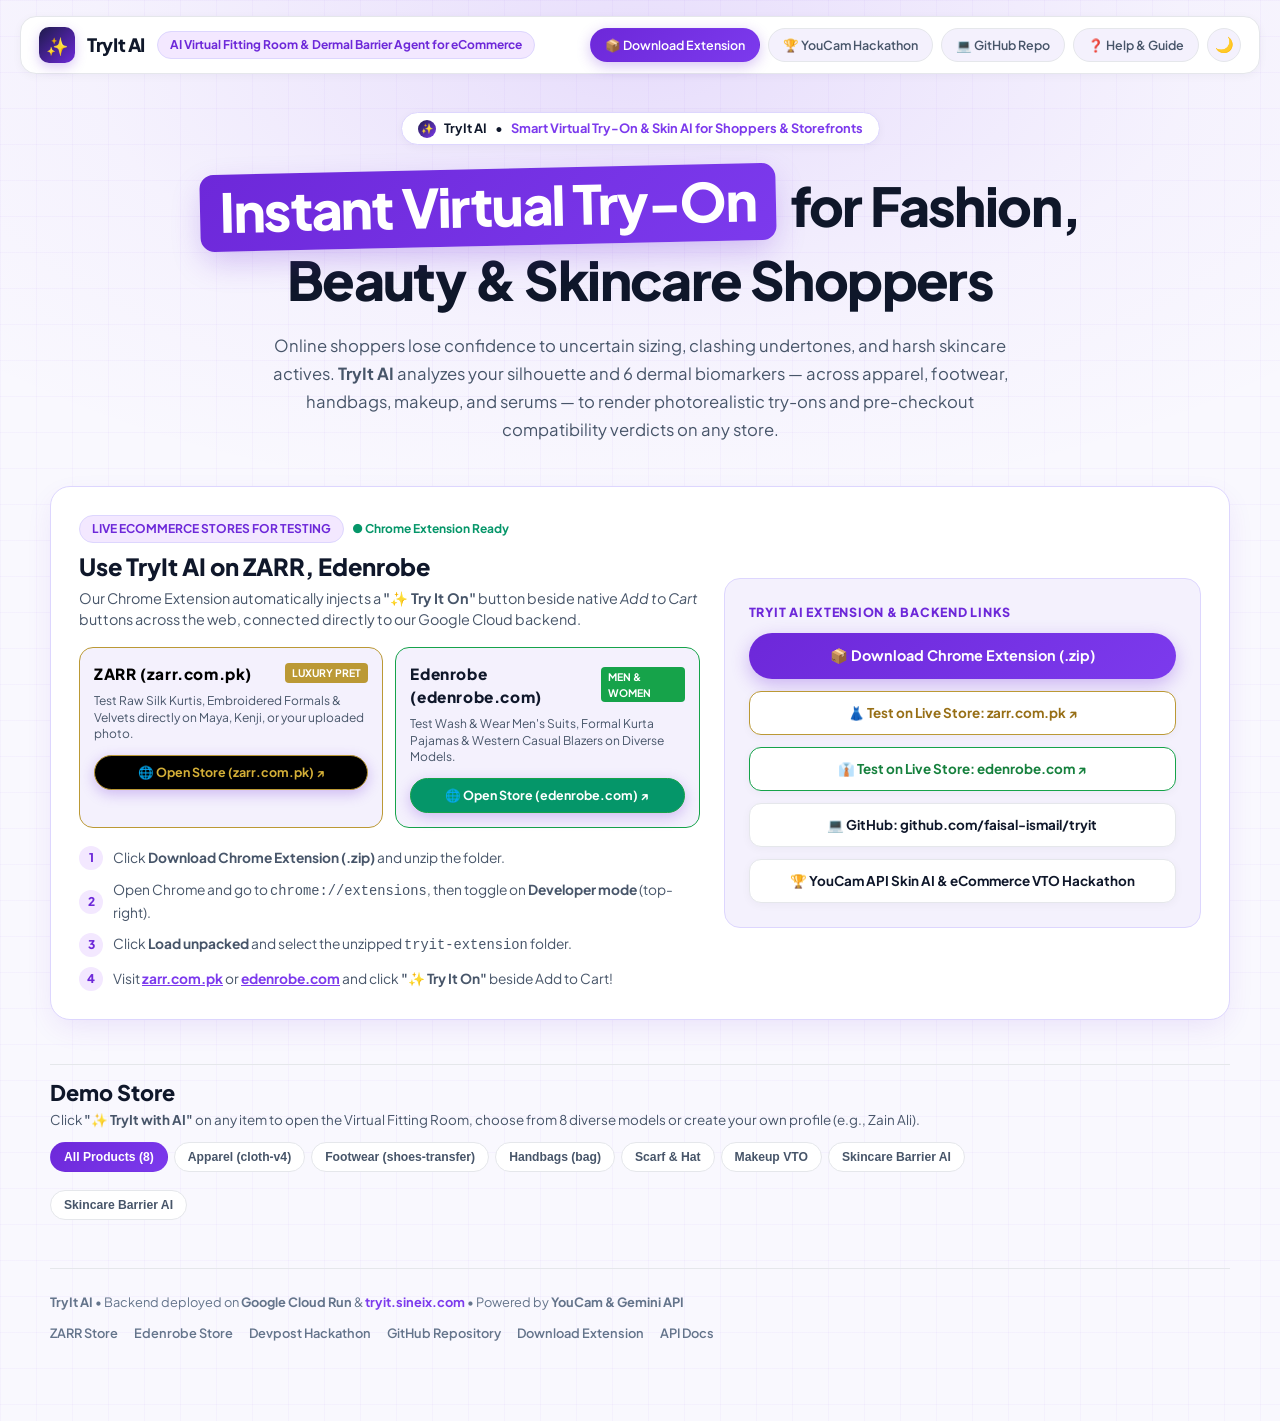
<file: index.html>
<!DOCTYPE html>
<html lang="en">
<head>
  <script>window.TRYIT_BACKEND_URL = "https://tryit-ai-165171821863.us-central1.run.app";</script>
  <meta charset="UTF-8" />
  <meta name="viewport" content="width=device-width, initial-scale=1.0" />
  <title>TryIt AI — Universal AI Virtual Try-On &amp; Skin Compatibility Agent (tryit.sineix.com)</title>
  <link rel="preconnect" href="https://fonts.googleapis.com" />
  <link rel="preconnect" href="https://fonts.gstatic.com" crossorigin />
  <link href="https://fonts.googleapis.com/css2?family=Plus+Jakarta+Sans:wght@400;500;600;700;800&family=JetBrains+Mono:wght@500;600;700&display=swap" rel="stylesheet" />
  <style>
    :root {
      --bg-page: #F9F8FE;
      --bg-surface: #FFFFFF;
      --bg-subtle: #F4F1FD;
      --text-main: #0F172A;
      --text-secondary: #475569;
      --text-muted: #64748B;
      --purple-primary: #6D28D9;
      --purple-vibrant: #7C3AED;
      --purple-light: #EDE9FE;
      --purple-pill-bg: #F3E8FF;
      --purple-border: #DDD6FE;
      --border-soft: #E5E7EB;
      --emerald: #059669;
      --emerald-bg: #ECFDF5;
      --amber: #D97706;
      --danger: #DC2626;
      --danger-bg: #FEF2F2;
      --shadow-sm: 0 2px 10px rgba(15, 23, 42, 0.04);
      --shadow-md: 0 10px 30px -6px rgba(109, 40, 217, 0.12);
      --shadow-purple: 0 12px 32px -4px rgba(109, 40, 217, 0.28);
    }

    body.dark-theme {
      --bg-page: #0B0914;
      --bg-surface: #131122;
      --bg-subtle: #1D1836;
      --text-main: #F8FAFC;
      --text-secondary: #CBD5E1;
      --text-muted: #94A3B8;
      --purple-light: rgba(124, 58, 237, 0.22);
      --purple-pill-bg: rgba(124, 58, 237, 0.18);
      --purple-border: rgba(139, 92, 246, 0.4);
      --border-soft: rgba(148, 163, 184, 0.16);
    }

    * {
      box-sizing: border-box;
      margin: 0;
      padding: 0;
    }

    body {
      font-family: "Plus Jakarta Sans", -apple-system, BlinkMacSystemFont, "Segoe UI", sans-serif;
      background-color: var(--bg-page);
      color: var(--text-main);
      line-height: 1.5;
      min-height: 100vh;
      background-image:
        radial-gradient(ellipse 72% 460px at 50% 55px, rgba(124, 58, 237, 0.14), rgba(124, 58, 237, 0.03) 60%, transparent 100%),
        linear-gradient(to right, rgba(124, 58, 237, 0.035) 1px, transparent 1px),
        linear-gradient(to bottom, rgba(124, 58, 237, 0.035) 1px, transparent 1px);
      background-size: 100% 100%, 36px 36px, 36px 36px;
      transition: background-color 0.2s ease, color 0.2s ease;
    }

    a {
      color: inherit;
      text-decoration: none;
    }

    /* Floating Top Navigation Bar (SponsorGraph Style) */
    .top-nav-wrap {
      max-width: 1280px;
      margin: 16px auto 0;
      padding: 0 20px;
    }

    .top-nav {
      background: var(--bg-surface);
      border: 1px solid var(--border-soft);
      border-radius: 16px;
      padding: 10px 18px;
      display: flex;
      justify-content: space-between;
      align-items: center;
      gap: 14px;
      box-shadow: var(--shadow-sm);
      flex-wrap: wrap;
    }

    .nav-left {
      display: flex;
      align-items: center;
      gap: 12px;
      flex-wrap: wrap;
    }

    .brand-logo-box {
      width: 36px;
      height: 36px;
      border-radius: 10px;
      background: linear-gradient(135deg, #1E1B4B, #6D28D9);
      color: #FFFFFF;
      display: grid;
      place-items: center;
      font-size: 18px;
      font-weight: 800;
      box-shadow: 0 4px 12px rgba(109, 40, 217, 0.25);
    }

    .brand-name {
      font-weight: 800;
      font-size: 1.15rem;
      letter-spacing: -0.02em;
      color: var(--text-main);
    }

    .nav-tagline-pill {
      background: var(--purple-pill-bg);
      color: var(--purple-primary);
      font-size: 0.75rem;
      font-weight: 700;
      padding: 4px 12px;
      border-radius: 999px;
      border: 1px solid var(--purple-border);
    }

    .nav-right {
      display: flex;
      align-items: center;
      gap: 8px;
      flex-wrap: wrap;
    }

    .nav-pill-btn {
      display: inline-flex;
      align-items: center;
      gap: 6px;
      padding: 7px 14px;
      border-radius: 999px;
      font-size: 0.78rem;
      font-weight: 600;
      background: var(--bg-subtle);
      color: var(--text-secondary);
      border: 1px solid var(--border-soft);
      cursor: pointer;
      transition: all 0.16s ease;
    }

    .nav-pill-btn:hover {
      border-color: var(--purple-vibrant);
      color: var(--purple-primary);
      background: var(--purple-pill-bg);
    }

    .nav-pill-btn.primary-dl {
      background: linear-gradient(135deg, #6D28D9, #7C3AED);
      color: #FFFFFF;
      border-color: transparent;
      box-shadow: 0 4px 14px rgba(109, 40, 217, 0.28);
    }

    .nav-pill-btn.primary-dl:hover {
      transform: translateY(-1px);
      box-shadow: 0 6px 18px rgba(109, 40, 217, 0.4);
      color: #FFFFFF;
    }

    .theme-toggle-btn {
      width: 34px;
      height: 34px;
      border-radius: 999px;
      border: 1px solid var(--border-soft);
      background: var(--bg-subtle);
      color: var(--text-secondary);
      display: grid;
      place-items: center;
      cursor: pointer;
      font-size: 15px;
    }

    /* Main Container */
    .container {
      max-width: 1220px;
      margin: 0 auto;
      padding: 38px 20px 80px;
    }

    /* Hero Section (Exact SponsorGraph Aesthetic) */
    .hero-section {
      text-align: center;
      max-width: 900px;
      margin: 0 auto 42px;
    }

    .hero-top-badge {
      display: inline-flex;
      align-items: center;
      gap: 8px;
      background: var(--bg-surface);
      border: 1px solid var(--purple-border);
      padding: 6px 16px;
      border-radius: 999px;
      box-shadow: var(--shadow-sm);
      margin-bottom: 24px;
      font-size: 0.8rem;
      font-weight: 600;
    }

    .hero-top-badge .mini-dot {
      width: 18px;
      height: 18px;
      border-radius: 50%;
      background: linear-gradient(135deg, #1E1B4B, #7C3AED);
      color: #fff;
      display: inline-grid;
      place-items: center;
      font-size: 10px;
    }

    .hero-top-badge .badge-purple {
      color: var(--purple-vibrant);
      font-weight: 700;
    }

    .hero-headline {
      font-size: clamp(2.1rem, 4.4vw, 3.35rem);
      font-weight: 800;
      letter-spacing: -0.03em;
      line-height: 1.22;
      color: var(--text-main);
      margin-bottom: 20px;
    }

    .tilted-purple-box {
      display: inline-block;
      background: linear-gradient(135deg, #6D28D9 0%, #7C3AED 100%);
      color: #FFFFFF;
      padding: 4px 20px 8px;
      border-radius: 14px;
      transform: rotate(-1.25deg);
      box-shadow: var(--shadow-purple);
      margin-right: 6px;
    }

    .hero-description {
      font-size: 1.04rem;
      color: var(--text-secondary);
      max-width: 740px;
      margin: 0 auto 28px;
      line-height: 1.68;
    }

    /* Interactive Pill Search / URL Try-On Bar */
    .search-pill-bar {
      max-width: 760px;
      margin: 0 auto 18px;
      background: var(--bg-surface);
      border: 1.5px solid var(--purple-border);
      border-radius: 999px;
      padding: 7px 8px 7px 20px;
      display: flex;
      align-items: center;
      gap: 12px;
      box-shadow: var(--shadow-md);
      transition: border-color 0.2s ease, box-shadow 0.2s ease;
    }

    .search-pill-bar:focus-within {
      border-color: var(--purple-vibrant);
      box-shadow: 0 12px 34px -4px rgba(124, 58, 237, 0.22);
    }

    .search-globe {
      font-size: 18px;
      color: var(--purple-vibrant);
      flex-shrink: 0;
    }

    .search-input {
      flex: 1;
      border: none;
      outline: none;
      background: transparent;
      font-size: 0.94rem;
      color: var(--text-main);
      font-family: inherit;
    }

    .search-input::placeholder {
      color: #94A3B8;
    }

    .search-submit-btn {
      background: linear-gradient(135deg, #6D28D9 0%, #7C3AED 100%);
      color: #FFFFFF;
      border: none;
      border-radius: 999px;
      padding: 12px 24px;
      font-size: 0.9rem;
      font-weight: 700;
      cursor: pointer;
      display: inline-flex;
      align-items: center;
      gap: 8px;
      box-shadow: 0 6px 18px rgba(109, 40, 217, 0.3);
      transition: transform 0.15s ease, box-shadow 0.15s ease;
      white-space: nowrap;
    }

    .search-submit-btn:hover {
      transform: translateY(-1px);
      box-shadow: 0 8px 24px rgba(109, 40, 217, 0.42);
    }

    /* Quick Ingest / Try-On Examples Row */
    .quick-examples-wrap {
      display: flex;
      flex-direction: column;
      align-items: center;
      gap: 8px;
      margin-bottom: 26px;
    }

    .quick-examples-row {
      display: flex;
      align-items: center;
      justify-content: center;
      gap: 8px;
      flex-wrap: wrap;
    }

    .quick-label {
      font-size: 0.76rem;
      color: var(--text-muted);
      font-weight: 600;
      margin-right: 4px;
    }

    .example-chip {
      display: inline-flex;
      align-items: center;
      gap: 6px;
      background: var(--bg-surface);
      border: 1px solid var(--purple-border);
      color: var(--purple-primary);
      padding: 5px 12px;
      border-radius: 999px;
      font-size: 0.75rem;
      font-weight: 600;
      font-family: "JetBrains Mono", monospace;
      cursor: pointer;
      transition: all 0.15s ease;
    }

    .example-chip:hover {
      background: var(--purple-vibrant);
      color: #FFFFFF;
      border-color: var(--purple-vibrant);
      transform: translateY(-1px);
    }

    /* Key Links Ribbon (Extension Download, Hackathon, GitHub) */
    .cta-ribbon {
      display: flex;
      justify-content: center;
      align-items: center;
      gap: 12px;
      flex-wrap: wrap;
      margin-top: 8px;
    }

    .cta-card-btn {
      display: inline-flex;
      align-items: center;
      gap: 10px;
      padding: 11px 20px;
      border-radius: 12px;
      font-size: 0.84rem;
      font-weight: 700;
      background: var(--bg-surface);
      color: var(--text-main);
      border: 1px solid var(--border-soft);
      box-shadow: var(--shadow-sm);
      cursor: pointer;
      transition: all 0.18s ease;
    }

    .cta-card-btn:hover {
      border-color: var(--purple-vibrant);
      box-shadow: var(--shadow-md);
      transform: translateY(-2px);
    }

    .cta-card-btn.cta-purple {
      background: linear-gradient(135deg, #6D28D9 0%, #7C3AED 100%);
      color: #FFFFFF;
      border-color: transparent;
      box-shadow: var(--shadow-purple);
    }

    /* Benchmark Portfolio Cards Section (Matching Bottom of Screenshot) */
    .benchmark-header-bar {
      display: flex;
      justify-content: space-between;
      align-items: center;
      margin-bottom: 14px;
      flex-wrap: wrap;
      gap: 8px;
    }

    .benchmark-title {
      display: flex;
      align-items: center;
      gap: 8px;
      font-size: 0.76rem;
      font-weight: 800;
      letter-spacing: 0.08em;
      text-transform: uppercase;
      color: var(--text-secondary);
    }

    .benchmark-dot {
      width: 9px;
      height: 9px;
      border-radius: 50%;
      background: var(--purple-vibrant);
      display: inline-block;
    }

    .benchmark-sub {
      font-size: 0.76rem;
      color: var(--text-muted);
      font-style: italic;
    }

    .benchmark-grid {
      display: grid;
      grid-template-columns: repeat(auto-fit, minmax(265px, 1fr));
      gap: 16px;
      margin-bottom: 44px;
    }

    .benchmark-card {
      background: var(--bg-surface);
      border: 1.5px solid var(--border-soft);
      border-radius: 16px;
      padding: 18px;
      display: flex;
      gap: 14px;
      align-items: flex-start;
      text-align: left;
      cursor: pointer;
      transition: all 0.2s ease;
      box-shadow: var(--shadow-sm);
    }

    .benchmark-card:hover,
    .benchmark-card.active-card {
      border-color: var(--purple-vibrant);
      box-shadow: var(--shadow-md);
      transform: translateY(-2px);
    }

    .benchmark-icon-box {
      width: 44px;
      height: 44px;
      border-radius: 12px;
      background: var(--purple-pill-bg);
      color: var(--purple-vibrant);
      display: grid;
      place-items: center;
      font-size: 19px;
      flex-shrink: 0;
      font-weight: 700;
    }

    .benchmark-card.active-card .benchmark-icon-box {
      background: linear-gradient(135deg, #6D28D9, #7C3AED);
      color: #FFFFFF;
    }

    .benchmark-body {
      flex: 1;
      min-width: 0;
    }

    .benchmark-top-row {
      display: flex;
      justify-content: space-between;
      align-items: center;
      gap: 6px;
      margin-bottom: 4px;
    }

    .benchmark-code {
      font-family: "JetBrains Mono", monospace;
      font-size: 0.72rem;
      font-weight: 700;
      color: var(--text-muted);
    }

    .benchmark-pill {
      font-size: 0.68rem;
      font-weight: 700;
      padding: 2px 9px;
      border-radius: 999px;
      background: var(--purple-pill-bg);
      color: var(--purple-primary);
    }

    .benchmark-card.active-card .benchmark-pill {
      background: var(--purple-vibrant);
      color: #FFFFFF;
    }

    .benchmark-name {
      font-size: 1rem;
      font-weight: 800;
      color: var(--text-main);
      margin-bottom: 3px;
    }

    .benchmark-desc {
      font-size: 0.8rem;
      color: var(--text-secondary);
      margin-bottom: 6px;
    }

    .benchmark-cohort {
      font-size: 0.7rem;
      color: var(--text-muted);
      white-space: nowrap;
      overflow: hidden;
      text-overflow: ellipsis;
    }

    /* Interactive Storefront Catalog Section */
    .catalog-header {
      display: flex;
      justify-content: space-between;
      align-items: center;
      flex-wrap: wrap;
      gap: 12px;
      margin-bottom: 18px;
      padding-top: 12px;
      border-top: 1px solid var(--border-soft);
    }

    .catalog-title-group h2 {
      font-size: 1.35rem;
      font-weight: 800;
      color: var(--text-main);
    }

    .catalog-title-group p {
      font-size: 0.84rem;
      color: var(--text-secondary);
    }

    .filter-tabs {
      display: flex;
      gap: 6px;
      flex-wrap: wrap;
    }

    .filter-tab {
      padding: 7px 13px;
      border-radius: 999px;
      border: 1px solid var(--border-soft);
      background: var(--bg-surface);
      color: var(--text-secondary);
      font-size: 0.76rem;
      font-weight: 700;
      cursor: pointer;
      transition: all 0.15s ease;
    }

    .filter-tab.active,
    .filter-tab:hover {
      background: linear-gradient(135deg, #6D28D9, #7C3AED);
      color: #FFFFFF;
      border-color: transparent;
    }

    .product-grid {
      display: grid;
      grid-template-columns: repeat(auto-fill, minmax(265px, 1fr));
      gap: 18px;
      margin-bottom: 48px;
    }

    .product-card {
      background: var(--bg-surface);
      border: 1px solid var(--border-soft);
      border-radius: 16px;
      overflow: hidden;
      display: flex;
      flex-direction: column;
      box-shadow: var(--shadow-sm);
      transition: transform 0.2s ease, box-shadow 0.2s ease, border-color 0.2s ease;
    }

    .product-card:hover {
      transform: translateY(-3px);
      border-color: var(--purple-border);
      box-shadow: var(--shadow-md);
    }

    .product-img-wrap {
      position: relative;
      height: 230px;
      background: var(--bg-subtle);
      overflow: hidden;
    }

    .product-img-wrap img {
      width: 100%;
      height: 100%;
      object-fit: cover;
    }

    .pipeline-chip {
      position: absolute;
      top: 10px;
      left: 10px;
      background: rgba(109, 40, 217, 0.9);
      color: #FFFFFF;
      font-size: 0.68rem;
      font-weight: 700;
      padding: 3px 9px;
      border-radius: 999px;
      font-family: "JetBrains Mono", monospace;
    }

    .store-chip {
      position: absolute;
      bottom: 10px;
      left: 10px;
      background: rgba(255, 255, 255, 0.92);
      color: #0F172A;
      font-size: 0.68rem;
      font-weight: 700;
      padding: 3px 9px;
      border-radius: 999px;
      border: 1px solid #E2E8F0;
    }

    .product-body {
      padding: 16px;
      display: flex;
      flex-direction: column;
      gap: 8px;
      flex: 1;
    }

    .product-brand-row {
      display: flex;
      justify-content: space-between;
      align-items: center;
      font-size: 0.72rem;
      font-weight: 800;
      color: var(--purple-vibrant);
      text-transform: uppercase;
      letter-spacing: 0.05em;
    }

    .product-price {
      font-size: 0.92rem;
      color: var(--text-main);
      font-weight: 800;
    }

    .product-title {
      font-size: 0.96rem;
      font-weight: 700;
      color: var(--text-main);
    }

    .product-ing {
      font-size: 0.75rem;
      color: var(--text-muted);
      flex: 1;
    }

    .product-btn-row {
      display: flex;
      gap: 8px;
      margin-top: 6px;
    }

    .native-cart-btn {
      flex: 0.85;
      padding: 9px 10px;
      border-radius: 10px;
      border: 1px solid var(--border-soft);
      background: var(--bg-subtle);
      color: var(--text-secondary);
      font-size: 0.78rem;
      font-weight: 700;
      cursor: pointer;
    }

    .tryit-inject-btn {
      flex: 1.35;
      padding: 9px 12px;
      border-radius: 10px;
      border: none;
      background: linear-gradient(135deg, #6D28D9, #7C3AED);
      color: #FFFFFF;
      font-size: 0.8rem;
      font-weight: 700;
      cursor: pointer;
      box-shadow: 0 4px 14px rgba(109, 40, 217, 0.28);
      transition: transform 0.15s ease, box-shadow 0.15s ease;
    }

    .tryit-inject-btn:hover {
      transform: translateY(-1px);
      box-shadow: 0 6px 20px rgba(109, 40, 217, 0.42);
    }

    /* Extension Install & Hackathon Banner Section */
    .ext-install-card {
      background: var(--bg-surface);
      border: 1.5px solid var(--purple-border);
      border-radius: 20px;
      padding: 28px;
      box-shadow: var(--shadow-md);
      display: grid;
      grid-template-columns: 1.3fr 1fr;
      gap: 24px;
      align-items: center;
      margin-bottom: 36px;
    }

    @media (max-width: 820px) {
      .ext-install-card {
        grid-template-columns: 1fr;
      }
    }

    .ext-steps-list {
      list-style: none;
      display: flex;
      flex-direction: column;
      gap: 10px;
      margin-top: 14px;
    }

    .ext-steps-list li {
      display: flex;
      align-items: center;
      gap: 10px;
      font-size: 0.86rem;
      color: var(--text-secondary);
    }

    .step-badge {
      width: 24px;
      height: 24px;
      border-radius: 50%;
      background: var(--purple-pill-bg);
      color: var(--purple-primary);
      font-weight: 800;
      font-size: 0.75rem;
      display: inline-grid;
      place-items: center;
      flex-shrink: 0;
    }

    /* Footer */
    .page-footer {
      border-top: 1px solid var(--border-soft);
      padding-top: 24px;
      display: flex;
      justify-content: space-between;
      align-items: center;
      flex-wrap: wrap;
      gap: 12px;
      font-size: 0.8rem;
      color: var(--text-muted);
    }

    /* TryIt AI Slide-Over Drawer Styles (`widget.js`) */
    .tryit-backdrop {
      position: fixed;
      inset: 0;
      background: rgba(15, 23, 42, 0.4);
      backdrop-filter: blur(4px);
      z-index: 9998;
      opacity: 0;
      pointer-events: none;
      transition: opacity 0.25s ease;
    }
    .tryit-backdrop.open {
      opacity: 1;
      pointer-events: auto;
    }
    .tryit-drawer {
      position: fixed;
      top: 0;
      right: 0;
      width: min(500px, 100vw);
      height: 100vh;
      background: #FFFFFF;
      color: #0F172A;
      border-left: 1px solid #DDD6FE;
      z-index: 9999;
      display: flex;
      flex-direction: column;
      transform: translateX(104%);
      transition: transform 0.28s cubic-bezier(0.16, 1, 0.3, 1);
      box-shadow: -15px 0 45px rgba(109, 40, 217, 0.12);
    }
    .tryit-drawer.open {
      transform: translateX(0);
    }
    .tryit-header {
      padding: 16px 20px;
      border-bottom: 1px solid #DDD6FE;
      display: flex;
      justify-content: space-between;
      align-items: center;
      background: #F9F8FE;
    }
    .tryit-brand {
      display: flex;
      align-items: center;
      gap: 12px;
    }
    .tryit-logo-orb {
      width: 36px;
      height: 36px;
      border-radius: 10px;
      background: linear-gradient(135deg, #6D28D9, #7C3AED);
      display: grid;
      place-items: center;
      font-size: 18px;
    }
    .tryit-title-row {
      display: flex;
      align-items: center;
      gap: 8px;
    }
    .tryit-title {
      font-weight: 800;
      font-size: 1.05rem;
      color: #0F172A;
    }
    .tryit-pill-badge {
      font-size: 0.68rem;
      padding: 2px 8px;
      border-radius: 999px;
      background: #EDE9FE;
      color: #6D28D9;
      border: 1px solid #DDD6FE;
      font-weight: 700;
    }
    .tryit-subtitle {
      font-size: 0.74rem;
      color: #64748B;
    }
    .tryit-header-actions {
      display: flex;
      gap: 8px;
    }
    .tryit-icon-btn {
      background: #F4F1FD;
      color: #475569;
      border: 1px solid #DDD6FE;
      border-radius: 8px;
      padding: 6px 10px;
      font-size: 0.78rem;
      cursor: pointer;
    }
    .tryit-icon-btn:hover {
      background: #EDE9FE;
      color: #6D28D9;
    }
    .tryit-keys-panel {
      padding: 12px 20px;
      background: #F4F1FD;
      border-bottom: 1px solid #DDD6FE;
    }
    .tryit-keys-title {
      font-size: 0.74rem;
      color: #6D28D9;
      margin-bottom: 8px;
      font-weight: 700;
    }
    .tryit-keys-grid {
      display: grid;
      grid-template-columns: 1fr 1fr auto;
      gap: 8px;
    }
    .tryit-keys-grid input {
      background: #FFFFFF;
      border: 1px solid #DDD6FE;
      color: #0F172A;
      padding: 6px 10px;
      border-radius: 6px;
      font-size: 0.76rem;
    }
    .tryit-btn-small {
      background: #7C3AED;
      color: #fff;
      border: none;
      padding: 6px 12px;
      border-radius: 6px;
      font-weight: 700;
      cursor: pointer;
    }
    .tryit-body {
      padding: 16px 20px 28px;
      overflow-y: auto;
      flex: 1;
      display: flex;
      flex-direction: column;
      gap: 14px;
      background: #F9F8FE;
    }
    .tryit-card {
      background: #FFFFFF;
      border: 1px solid #E5E7EB;
      border-radius: 12px;
      padding: 12px;
      box-shadow: 0 2px 8px rgba(15, 23, 42, 0.04);
    }
    .tryit-product-bar {
      display: flex;
      gap: 12px;
      align-items: center;
    }
    .tryit-prod-thumb {
      width: 58px;
      height: 70px;
      border-radius: 8px;
      object-fit: cover;
      background: #F4F1FD;
      border: 1px solid #E5E7EB;
    }
    .tryit-prod-meta {
      flex: 1;
    }
    .tryit-prod-brand-row {
      display: flex;
      justify-content: space-between;
      font-size: 0.72rem;
      font-weight: 800;
      color: #7C3AED;
    }
    .tryit-prod-price {
      color: #059669;
    }
    .tryit-prod-title {
      font-size: 0.92rem;
      margin: 2px 0;
      color: #0F172A;
    }
    .tryit-prod-ing {
      font-size: 0.72rem;
      color: #64748B;
    }
    .tryit-section-header {
      display: flex;
      justify-content: space-between;
      align-items: center;
      font-size: 0.76rem;
      font-weight: 700;
      color: #0F172A;
      margin-bottom: 10px;
    }
    .tryit-upload-controls {
      display: flex;
      gap: 6px;
    }
    .tryit-mini-action {
      background: #F4F1FD;
      border: 1px solid #DDD6FE;
      color: #6D28D9;
      padding: 4px 10px;
      border-radius: 6px;
      font-size: 0.7rem;
      font-weight: 600;
      cursor: pointer;
      transition: all 0.15s ease;
    }
    .tryit-mini-action:hover {
      background: #EDE9FE;
    }
    .tryit-mini-action.active {
      background: #7C3AED;
      color: #FFFFFF;
      border-color: #7C3AED;
    }
    .tryit-persona-tabs {
      display: grid;
      grid-template-columns: repeat(2, 1fr);
      gap: 8px;
    }
    .tryit-persona-card {
      background: #FFFFFF;
      border: 1px solid #E5E7EB;
      border-radius: 10px;
      padding: 8px;
      display: flex;
      align-items: center;
      gap: 8px;
      cursor: pointer;
      text-align: left;
      color: #0F172A;
      transition: all 0.15s ease;
    }
    .tryit-persona-card:hover {
      background: #F9F8FE;
      border-color: #DDD6FE;
    }
    .tryit-persona-card.active {
      border-color: #7C3AED;
      background: #F4F1FD;
      box-shadow: 0 0 0 1px #7C3AED;
    }
    .tryit-persona-avatar {
      width: 36px;
      height: 44px;
      border-radius: 6px;
      object-fit: cover;
      border: 1px solid #E5E7EB;
    }
    .tryit-persona-name {
      font-size: 0.76rem;
      font-weight: 700;
      color: #0F172A;
    }
    .tryit-persona-meta,
    .tryit-persona-sub {
      font-size: 0.65rem;
      color: #64748B;
    }
    .tryit-action-row {
      display: flex;
      gap: 8px;
    }
    .tryit-primary-btn {
      flex: 1;
      padding: 12px 16px;
      border-radius: 10px;
      border: none;
      background: linear-gradient(135deg, #6D28D9, #7C3AED);
      color: #fff;
      font-weight: 700;
      font-size: 0.86rem;
      cursor: pointer;
      box-shadow: 0 4px 14px rgba(109, 40, 217, 0.25);
    }
    .tryit-chain-btn {
      flex: 1;
      padding: 12px 14px;
      border-radius: 10px;
      border: 1px solid rgba(16, 185, 129, 0.5);
      background: linear-gradient(135deg, #059669, #047857);
      color: #fff;
      font-weight: 700;
      font-size: 0.82rem;
      cursor: pointer;
    }
    .tryit-loading-box {
      display: flex;
      align-items: center;
      gap: 12px;
      padding: 14px;
      border-radius: 10px;
      background: #EDE9FE;
      border: 1px solid #DDD6FE;
    }
    .tryit-spinner {
      width: 22px;
      height: 22px;
      border: 3px solid #DDD6FE;
      border-top-color: #7C3AED;
      border-radius: 50%;
      animation: spin 0.8s linear infinite;
    }
    @keyframes spin {
      to { transform: rotate(360deg); }
    }
    .tryit-loading-stage {
      font-size: 0.82rem;
      font-weight: 700;
      color: #6D28D9;
    }
    .tryit-loading-sub {
      font-size: 0.7rem;
      color: #64748B;
    }
    .tryit-result-section {
      display: flex;
      flex-direction: column;
      gap: 14px;
    }
    .tryit-canvas-wrapper {
      background: #FFFFFF;
      border: 1px solid #DDD6FE;
      border-radius: 12px;
      overflow: hidden;
      box-shadow: 0 4px 14px rgba(15, 23, 42, 0.04);
    }
    .tryit-canvas-badges {
      padding: 8px 12px;
      background: #F4F1FD;
      border-bottom: 1px solid #DDD6FE;
      display: flex;
      justify-content: space-between;
      align-items: center;
      flex-wrap: wrap;
      gap: 6px;
    }
    .tryit-endpoint-badge {
      font-size: 0.7rem;
      font-weight: 700;
      color: #6D28D9;
    }
    .tryit-canvas-tools {
      display: flex;
      gap: 6px;
    }
    .tryit-tool-pill {
      background: #FFFFFF;
      color: #475569;
      border: 1px solid #DDD6FE;
      padding: 4px 8px;
      border-radius: 6px;
      font-size: 0.68rem;
      font-weight: 600;
      cursor: pointer;
      text-decoration: none;
    }
    .tryit-tool-pill:hover {
      background: #EDE9FE;
      color: #6D28D9;
    }
    .tryit-pin-pill {
      border-color: #059669;
      color: #059669;
      background: #ECFDF5;
    }
    .tryit-result-img {
      width: 100%;
      max-height: 440px;
      object-fit: contain;
      display: block;
      background: #F9F8FE;
    }
    .tryit-verdict-card {
      border-radius: 12px;
      padding: 14px;
      background: #ECFDF5;
      border: 1px solid #A7F3D0;
    }
    .tryit-verdict-card.status-conflict {
      background: #FEF2F2;
      border-color: #FECACA;
    }
    .tryit-verdict-top {
      display: flex;
      justify-content: space-between;
      align-items: center;
      gap: 10px;
      margin-bottom: 6px;
    }
    .tryit-verdict-label {
      font-size: 0.65rem;
      font-weight: 800;
      letter-spacing: 0.08em;
      color: #64748B;
    }
    .tryit-verdict-headline {
      font-size: 0.9rem;
      color: #0F172A;
    }
    .tryit-score-ring {
      font-size: 0.95rem;
      font-weight: 800;
      padding: 6px 10px;
      border-radius: 8px;
      background: #FFFFFF;
      color: #059669;
      border: 1px solid #A7F3D0;
    }
    .tryit-verdict-advice {
      font-size: 0.78rem;
      color: #334155;
      margin-bottom: 8px;
    }
    .tryit-verdict-factors {
      padding-left: 16px;
      font-size: 0.74rem;
      color: #475569;
    }
    .tryit-skin-grid {
      display: grid;
      grid-template-columns: repeat(2, 1fr);
      gap: 8px;
    }
    .tryit-skin-item {
      background: #F4F1FD;
      border: 1px solid #E5E7EB;
      padding: 7px 9px;
      border-radius: 8px;
    }
    .tryit-skin-row {
      display: flex;
      justify-content: space-between;
      font-size: 0.7rem;
      margin-bottom: 4px;
      color: #334155;
    }
    .tryit-skin-track {
      height: 5px;
      background: #E2E8F0;
      border-radius: 999px;
      overflow: hidden;
    }
    .tryit-skin-fill {
      height: 100%;
    }
    .tryit-pinned-banner {
      background: #ECFDF5;
      border: 1px solid #A7F3D0;
      border-radius: 10px;
      padding: 10px;
    }
    .tryit-pinned-inner {
      display: flex;
      align-items: center;
      gap: 10px;
    }
    .tryit-pinned-thumb {
      width: 40px;
      height: 48px;
      border-radius: 6px;
      object-fit: cover;
    }
    .tryit-pinned-tag {
      font-size: 0.65rem;
      font-weight: 800;
      color: #059669;
    }
    .tryit-pinned-title {
      font-size: 0.78rem;
      font-weight: 700;
      color: #0F172A;
    }
    .tryit-clear-pin-btn {
      margin-left: auto;
      background: transparent;
      border: none;
      color: #64748B;
      cursor: pointer;
    }
    .hidden {
      display: none !important;
    }
  </style>
</head>
<body>
  <!-- Top Floating Navigation Bar (SponsorGraph Style) -->
  <div class="top-nav-wrap">
    <nav class="top-nav">
      <div class="nav-left">
        <div class="brand-logo-box">✨</div>
        <span class="brand-name">TryIt AI</span>
        <span class="nav-tagline-pill">AI Virtual Fitting Room &amp; Dermal Barrier Agent for eCommerce</span>
      </div>
      <div class="nav-right">
        <a href="https://tryit-ai-165171821863.us-central1.run.app/api/download-extension" class="nav-pill-btn primary-dl" download="tryit-chrome-extension.zip">
          📦 Download Extension
        </a>
        <a href="https://youcam-api-skin-ai-ecommerce.devpost.com/" target="_blank" rel="noopener noreferrer" class="nav-pill-btn">
          🏆 YouCam Hackathon
        </a>
        <a href="https://github.com/faisal-ismail/tryit" target="_blank" rel="noopener noreferrer" class="nav-pill-btn">
          💻 GitHub Repo
        </a>
        <a href="#extension-install-guide" class="nav-pill-btn">
          ❓ Help &amp; Guide
        </a>
        <button id="theme-toggle-btn" class="theme-toggle-btn" type="button" title="Toggle Light / Dark Theme">
          🌙
        </button>
      </div>
    </nav>
  </div>

  <main class="container">
    <!-- Centered Hero Section -->
    <section class="hero-section">
      <div class="hero-top-badge">
        <span class="mini-dot">✨</span>
        <span><strong>TryIt AI</strong></span>
        <span>•</span>
        <span class="badge-purple">Smart Virtual Try-On &amp; Skin AI for Shoppers &amp; Storefronts</span>
      </div>

      <h1 class="hero-headline">
        <span class="tilted-purple-box">Instant Virtual Try-On</span> for Fashion,<br />
        Beauty &amp; Skincare Shoppers
      </h1>

      <p class="hero-description">
        Online shoppers lose confidence to uncertain sizing, clashing undertones, and harsh skincare actives.
        <strong>TryIt AI</strong> analyzes your silhouette and 6 dermal biomarkers — across apparel, footwear,
        handbags, makeup, and serums — to render photorealistic try-ons and pre-checkout compatibility verdicts on any store.
      </p>
    </section>

    <!-- Featured Live Store Testing & Chrome Extension Hub (Placed directly under hero) -->
    <section id="extension-install-guide" class="ext-install-card" style="margin-bottom: 44px;">
      <div>
        <div style="display:flex;align-items:center;gap:8px;margin-bottom:8px;">
          <span class="nav-tagline-pill">LIVE ECOMMERCE STORES FOR TESTING</span>
          <span style="font-size:0.75rem;font-weight:700;color:var(--emerald);">● Chrome Extension Ready</span>
        </div>
        <h3 style="font-size: 1.48rem; font-weight: 800; line-height: 1.3;">
          Use TryIt AI on ZARR, Edenrobe
        </h3>
        <p style="font-size: 0.9rem; color: var(--text-secondary); margin-top: 6px;">
          Our Chrome Extension automatically injects a <strong>"✨ Try It On"</strong> button beside native
          <em>Add to Cart</em> buttons across the web, connected directly to our Google Cloud backend.
        </p>

        <!-- Two Live Store Cards for Testing -->
        <div style="display:grid;grid-template-columns:repeat(auto-fit, minmax(240px, 1fr));gap:12px;margin-top:16px;">
          <!-- ZARR Store Card -->
          <div style="background:var(--bg-subtle);border:1.5px solid #BB9935;border-radius:14px;padding:14px;display:flex;flex-direction:column;gap:8px;">
            <div style="display:flex;justify-content:space-between;align-items:center;">
              <span style="font-weight:800;font-size:0.96rem;color:#000000;letter-spacing:0.04em;">ZARR (zarr.com.pk)</span>
              <span style="font-size:0.65rem;background:#BB9935;color:#fff;padding:2px 7px;border-radius:4px;font-weight:700;text-transform:uppercase;">Luxury Pret</span>
            </div>
            <p style="font-size:0.75rem;color:var(--text-secondary);line-height:1.4;">
              Test Raw Silk Kurtis, Embroidered Formals &amp; Velvets directly on Maya, Kenji, or your uploaded photo.
            </p>
            <div style="display:flex;gap:6px;margin-top:4px;">
              <a href="https://zarr.com.pk/" target="_blank" rel="noopener noreferrer" class="nav-pill-btn primary-dl" style="flex:1;justify-content:center;font-weight:700;color:#D4AF37;background:#000000;border:1px solid #BB9935;">
                🌐 Open Store (zarr.com.pk) ↗
              </a>
            </div>
          </div>

          <!-- Edenrobe Store Card -->
          <div style="background:var(--bg-subtle);border:1.5px solid #16A34A;border-radius:14px;padding:14px;display:flex;flex-direction:column;gap:8px;">
            <div style="display:flex;justify-content:space-between;align-items:center;">
              <span style="font-weight:800;font-size:0.96rem;color:var(--text-main);letter-spacing:0.04em;">Edenrobe (edenrobe.com)</span>
              <span style="font-size:0.65rem;background:#16A34A;color:#fff;padding:2px 7px;border-radius:4px;font-weight:700;text-transform:uppercase;">Men &amp; Women</span>
            </div>
            <p style="font-size:0.75rem;color:var(--text-secondary);line-height:1.4;">
              Test Wash &amp; Wear Men's Suits, Formal Kurta Pajamas &amp; Western Casual Blazers on Diverse Models.
            </p>
            <div style="display:flex;gap:6px;margin-top:4px;">
              <a href="https://edenrobe.com/" target="_blank" rel="noopener noreferrer" class="nav-pill-btn primary-dl" style="flex:1;justify-content:center;font-weight:700;color:#FFFFFF;background:#059669;border:1px solid #16A34A;">
                🌐 Open Store (edenrobe.com) ↗
              </a>
            </div>
          </div>
        </div>

        <!-- 4 Step Installation Guide -->
        <ul class="ext-steps-list" style="margin-top:18px;">
          <li>
            <span class="step-badge">1</span>
            <span>Click <strong>Download Chrome Extension (.zip)</strong> and unzip the folder.</span>
          </li>
          <li>
            <span class="step-badge">2</span>
            <span>Open Chrome and go to <code>chrome://extensions</code>, then toggle on <strong>Developer mode</strong> (top-right).</span>
          </li>
          <li>
            <span class="step-badge">3</span>
            <span>Click <strong>Load unpacked</strong> and select the unzipped <code>tryit-extension</code> folder.</span>
          </li>
          <li>
            <span class="step-badge">4</span>
            <span>Visit <a href="https://zarr.com.pk/" target="_blank" rel="noopener noreferrer" style="color:var(--purple-vibrant);font-weight:700;text-decoration:underline;">zarr.com.pk</a> or <a href="https://edenrobe.com/" target="_blank" rel="noopener noreferrer" style="color:var(--purple-vibrant);font-weight:700;text-decoration:underline;">edenrobe.com</a> and click <strong>"✨ Try It On"</strong> beside Add to Cart!</span>
          </li>
        </ul>
      </div>

      <!-- Action Panel Side -->
      <div style="display:flex;flex-direction:column;gap:12px;background:var(--bg-subtle);padding:24px;border-radius:16px;border:1px solid var(--purple-border);">
        <div style="font-size:0.78rem;font-weight:800;color:var(--purple-primary);letter-spacing:0.06em;text-transform:uppercase;">
          TryIt AI Extension &amp; Backend Links
        </div>
        <a href="https://tryit-ai-165171821863.us-central1.run.app/api/download-extension" class="search-submit-btn" style="justify-content:center;text-align:center;" download="tryit-chrome-extension.zip">
          📦 Download Chrome Extension (.zip)
        </a>
        <a href="https://zarr.com.pk/" target="_blank" rel="noopener noreferrer" class="cta-card-btn" style="justify-content:center;border-color:#BB9935;color:#976F16;">
          👗 Test on Live Store: zarr.com.pk ↗
        </a>
        <a href="https://edenrobe.com/" target="_blank" rel="noopener noreferrer" class="cta-card-btn" style="justify-content:center;border-color:#16A34A;color:#15803D;">
          👔 Test on Live Store: edenrobe.com ↗
        </a>
        <a href="https://github.com/faisal-ismail/tryit" target="_blank" rel="noopener noreferrer" class="cta-card-btn" style="justify-content:center;">
          💻 GitHub: github.com/faisal-ismail/tryit
        </a>
        <a href="https://youcam-api-skin-ai-ecommerce.devpost.com/" target="_blank" rel="noopener noreferrer" class="cta-card-btn" style="justify-content:center;">
          🏆 YouCam API Skin AI &amp; eCommerce VTO Hackathon
        </a>
      </div>
    </section>

    <!-- Interactive Multi-Store Product Catalog -->
    <section id="interactive-showroom">
      <div class="catalog-header">
        <div class="catalog-title-group">
          <h2>Demo Store</h2>
          <p>Click <strong>"✨ TryIt with AI"</strong> on any item to open the Virtual Fitting Room, choose from 8 diverse models or create your own profile (e.g., Zain Ali).</p>
        </div>
        <div class="filter-tabs" id="catalog-filters">
          <button class="filter-tab active" data-filter="all" type="button">All Products (8)</button>
          <button class="filter-tab" data-filter="cloth-v4" type="button">Apparel (cloth-v4)</button>
          <button class="filter-tab" data-filter="shoes-transfer" type="button">Footwear (shoes-transfer)</button>
          <button class="filter-tab" data-filter="bag" type="button">Handbags (bag)</button>
          <button class="filter-tab" data-filter="scarf-hat" type="button">Scarf &amp; Hat</button>
          <button class="filter-tab" data-filter="makeup-vto" type="button">Makeup VTO</button>
          <button class="filter-tab" data-filter="skin-analysis" type="button">Skincare Barrier AI</button>
        </div>
      </div>
          <button class="filter-tab" data-filter="skin-analysis" type="button">Skincare Barrier AI</button>
        </div>
      </div>

      <div class="product-grid" id="demo-catalog-grid"></div>
    </section>

    <!-- Footer -->
    <footer class="page-footer">
      <div>
        <strong>TryIt AI</strong> • Backend deployed on <strong>Google Cloud Run</strong> &amp; <a href="https://tryit.sineix.com" style="color:var(--purple-vibrant);font-weight:700;">tryit.sineix.com</a> • Powered by <strong>YouCam &amp; Gemini API</strong>
      </div>
      <div style="display:flex;gap:16px;font-weight:600;flex-wrap:wrap;">
        <a href="https://zarr.com.pk/" target="_blank" rel="noopener noreferrer">ZARR Store</a>
        <a href="https://edenrobe.com/" target="_blank" rel="noopener noreferrer">Edenrobe Store</a>
        <a href="https://youcam-api-skin-ai-ecommerce.devpost.com/" target="_blank" rel="noopener noreferrer">Devpost Hackathon</a>
        <a href="https://github.com/faisal-ismail/tryit" target="_blank" rel="noopener noreferrer">GitHub Repository</a>
        <a href="https://tryit-ai-165171821863.us-central1.run.app/api/download-extension" download="tryit-chrome-extension.zip">Download Extension</a>
        <a href="https://tryit-ai-165171821863.us-central1.run.app/docs" target="_blank" rel="noopener noreferrer">API Docs</a>
      </div>
    </footer>
  </main>

  <script src="https://tryit-ai-165171821863.us-central1.run.app/static/widget.js"></script>
  <script>
    let catalogProducts = [];

    // Light / Dark Theme Toggle
    document.getElementById("theme-toggle-btn").addEventListener("click", () => {
      document.body.classList.toggle("dark-theme");
      const btn = document.getElementById("theme-toggle-btn");
      btn.textContent = document.body.classList.contains("dark-theme") ? "☀️" : "🌙";
    });

    function resolveAsset(url) {
      if (!url) return "";
      if (url.startsWith("http://") || url.startsWith("https://") || url.startsWith("data:")) return url;
      const base = window.TRYIT_BACKEND_URL || "";
      return base + (url.startsWith("/") ? url : "/" + url);
    }

    async function loadCatalog() {
      const base = window.TRYIT_BACKEND_URL || "";
      const resp = await fetch(base + "/api/catalog");
      const data = await resp.json();
      catalogProducts = data.products || [];
      renderCatalog("all");
      bindGuidedScenarios();
    }

    function renderCatalog(filter) {
      const grid = document.getElementById("demo-catalog-grid");
      const filtered = catalogProducts.filter((item) => {
        if (filter === "all") return true;
        if (filter === "scarf-hat") return item.youcam_pipeline === "scarf" || item.youcam_pipeline === "hat";
        return item.youcam_pipeline === filter;
      });

      grid.innerHTML = filtered
        .map(
          (item) => `
          <article class="product-card" data-product-id="${item.id}">
            <div class="product-img-wrap">
              <span class="pipeline-chip">YouCam: ${item.youcam_pipeline}</span>
              <span class="store-chip">${item.store_tag}</span>
              <img src="${resolveAsset(item.image_url)}" alt="${item.title}" />
            </div>
            <div class="product-body">
              <div class="product-brand-row">
                <span>${item.brand}</span>
                <span class="product-price">${item.price}</span>
              </div>
              <h3 class="product-title">${item.title}</h3>
              <p class="product-ing"><strong>Specs / Actives:</strong> ${item.ingredients}</p>
              <div class="product-btn-row">
                <button class="native-cart-btn" type="button" onclick="alert('Added to Cart: ' + '${item.title.replace(/'/g, "\\'")}')">
                  🛒 Add to Cart
                </button>
                <button class="tryit-inject-btn" type="button" data-tryit-id="${item.id}">
                  ✨ TryIt with AI
                </button>
              </div>
            </div>
          </article>
        `
        )
        .join("");

      grid.querySelectorAll("[data-tryit-id]").forEach((btn) => {
        btn.addEventListener("click", () => {
          const prodId = btn.getAttribute("data-tryit-id");
          const prod = catalogProducts.find((p) => p.id === prodId);
          if (prod && window.TryItAIWidget) {
            window.TryItAIWidget.openWithProduct(prod, false, false);
          }
        });
      });
    }

    function bindGuidedScenarios() {
      // Catalog Filter tab clicks
      document.querySelectorAll("#catalog-filters .filter-tab").forEach((tab) => {
        tab.addEventListener("click", () => {
          document.querySelectorAll("#catalog-filters .filter-tab").forEach((t) => t.classList.remove("active"));
          tab.classList.add("active");
          renderCatalog(tab.getAttribute("data-filter"));
        });
      });
    }

    loadCatalog();
  </script>
</body>
</html>
</file>
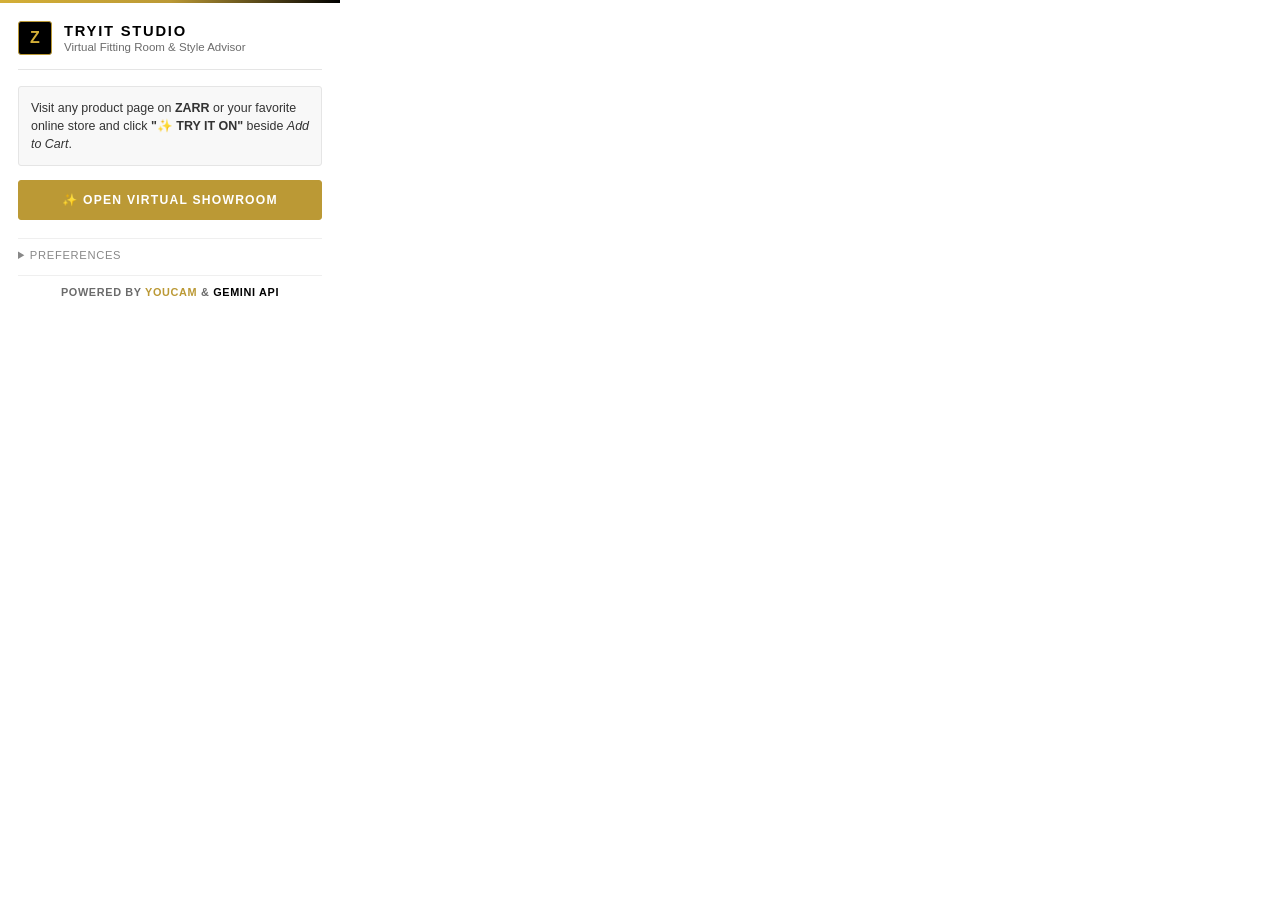
<file: extension/popup.html>
<!DOCTYPE html>
<html lang="en">
<head>
  <meta charset="UTF-8" />
  <title>TryIt — Virtual Fitting Room</title>
  <style>
    * { box-sizing: border-box; margin: 0; padding: 0; }
    body {
      width: 340px;
      background: #FFFFFF;
      color: #111111;
      font-family: "DM Sans", "Poppins", -apple-system, BlinkMacSystemFont, "Segoe UI", sans-serif;
    }
    .gold-bar {
      height: 3px;
      width: 100%;
      background: linear-gradient(90deg, #D4AF37, #BB9935, #000000);
    }
    .container {
      padding: 18px;
    }
    .header {
      display: flex;
      align-items: center;
      gap: 12px;
      padding-bottom: 14px;
      border-bottom: 1px solid #E5E5E5;
      margin-bottom: 16px;
    }
    .logo-mark {
      width: 34px;
      height: 34px;
      border-radius: 3px;
      background: #000000;
      color: #D4AF37;
      border: 1px solid #BB9935;
      display: grid;
      place-items: center;
      font-size: 16px;
      font-weight: 700;
    }
    .title {
      font-size: 0.92rem;
      font-weight: 700;
      letter-spacing: 0.12em;
      text-transform: uppercase;
      color: #000000;
    }
    .sub {
      font-size: 0.72rem;
      color: #6B6B6B;
      margin-top: 2px;
    }
    .info-box {
      background: #F8F8F8;
      border: 1px solid #E5E5E5;
      border-radius: 3px;
      padding: 12px;
      font-size: 0.78rem;
      color: #333333;
      line-height: 1.45;
      margin-bottom: 14px;
    }
    .pinned-card {
      background: #FAF6EB;
      border: 1px solid #BB9935;
      border-radius: 3px;
      padding: 12px;
      margin-bottom: 14px;
      font-size: 0.78rem;
    }
    .pinned-label {
      font-size: 0.68rem;
      font-weight: 700;
      text-transform: uppercase;
      letter-spacing: 0.08em;
      color: #BB9935;
      margin-bottom: 4px;
    }
    .btn {
      width: 100%;
      padding: 12px 16px;
      border-radius: 3px;
      font-weight: 600;
      font-size: 0.76rem;
      letter-spacing: 0.1em;
      text-transform: uppercase;
      cursor: pointer;
      transition: all 0.2s ease;
      margin-bottom: 8px;
    }
    .btn-gold {
      background: #BB9935;
      color: #FFFFFF;
      border: 1px solid #BB9935;
    }
    .btn-gold:hover {
      background: #000000;
      border-color: #000000;
    }
    .btn-outline {
      background: #FFFFFF;
      color: #111111;
      border: 1px solid #D7D7D7;
    }
    .btn-outline:hover {
      background: #000000;
      color: #FFFFFF;
      border-color: #000000;
    }
    details.settings-drawer {
      margin-top: 10px;
      padding-top: 10px;
      border-top: 1px solid #EFEFEF;
    }
    details.settings-drawer summary {
      font-size: 0.7rem;
      color: #888888;
      cursor: pointer;
      text-transform: uppercase;
      letter-spacing: 0.06em;
      user-select: none;
    }
    .field {
      margin-top: 10px;
    }
    label {
      display: block;
      font-size: 0.68rem;
      font-weight: 600;
      color: #555555;
      text-transform: uppercase;
      letter-spacing: 0.05em;
      margin-bottom: 4px;
    }
    input {
      width: 100%;
      padding: 8px 10px;
      border-radius: 3px;
      border: 1px solid #D7D7D7;
      background: #FAFAFA;
      color: #111111;
      font-size: 0.76rem;
    }
    .status {
      font-size: 0.72rem;
      color: #008669;
      text-align: center;
      min-height: 16px;
      margin-top: 6px;
      font-weight: 600;
    }
  </style>
</head>
<body>
  <div class="gold-bar"></div>
  <div class="container">
    <div class="header">
      <div class="logo-mark">Z</div>
      <div>
        <div class="title">TryIt Studio</div>
        <div class="sub">Virtual Fitting Room &amp; Style Advisor</div>
      </div>
    </div>

    <div class="info-box">
      Visit any product page on <strong>ZARR</strong> or your favorite online store and click <strong>"✨ TRY IT ON"</strong> beside <em>Add to Cart</em>.
    </div>

    <div id="pinned-box" class="pinned-card" style="display:none;">
      <div class="pinned-label">Saved in Your Outfit</div>
      <div id="pinned-name" style="font-weight:600;color:#111111;"></div>
    </div>

    <button id="open-demo-btn" class="btn btn-gold" type="button">✨ Open Virtual Showroom</button>

    <details class="settings-drawer">
      <summary>Preferences</summary>
      <div class="field">
        <label for="backend-url">Service Address</label>
        <input id="backend-url" type="text" placeholder="http://localhost:8000" />
      </div>
      <div class="field">
        <button id="save-btn" class="btn btn-outline" type="button" style="margin-top:6px;">Save Preferences</button>
      </div>
      <div id="status-msg" class="status"></div>
    </details>
    <div style="margin-top:14px;padding-top:10px;border-top:1px solid #EFEFEF;text-align:center;font-size:0.68rem;color:#6B6B6B;letter-spacing:0.06em;text-transform:uppercase;font-weight:600;">
      Powered by <span style="color:#BB9935;">YouCam</span> &amp; <span style="color:#000000;">Gemini API</span>
    </div>
  </div>

  <script src="config.js"></script>
  <script src="popup.js"></script>
</body>
</html>
</file>
